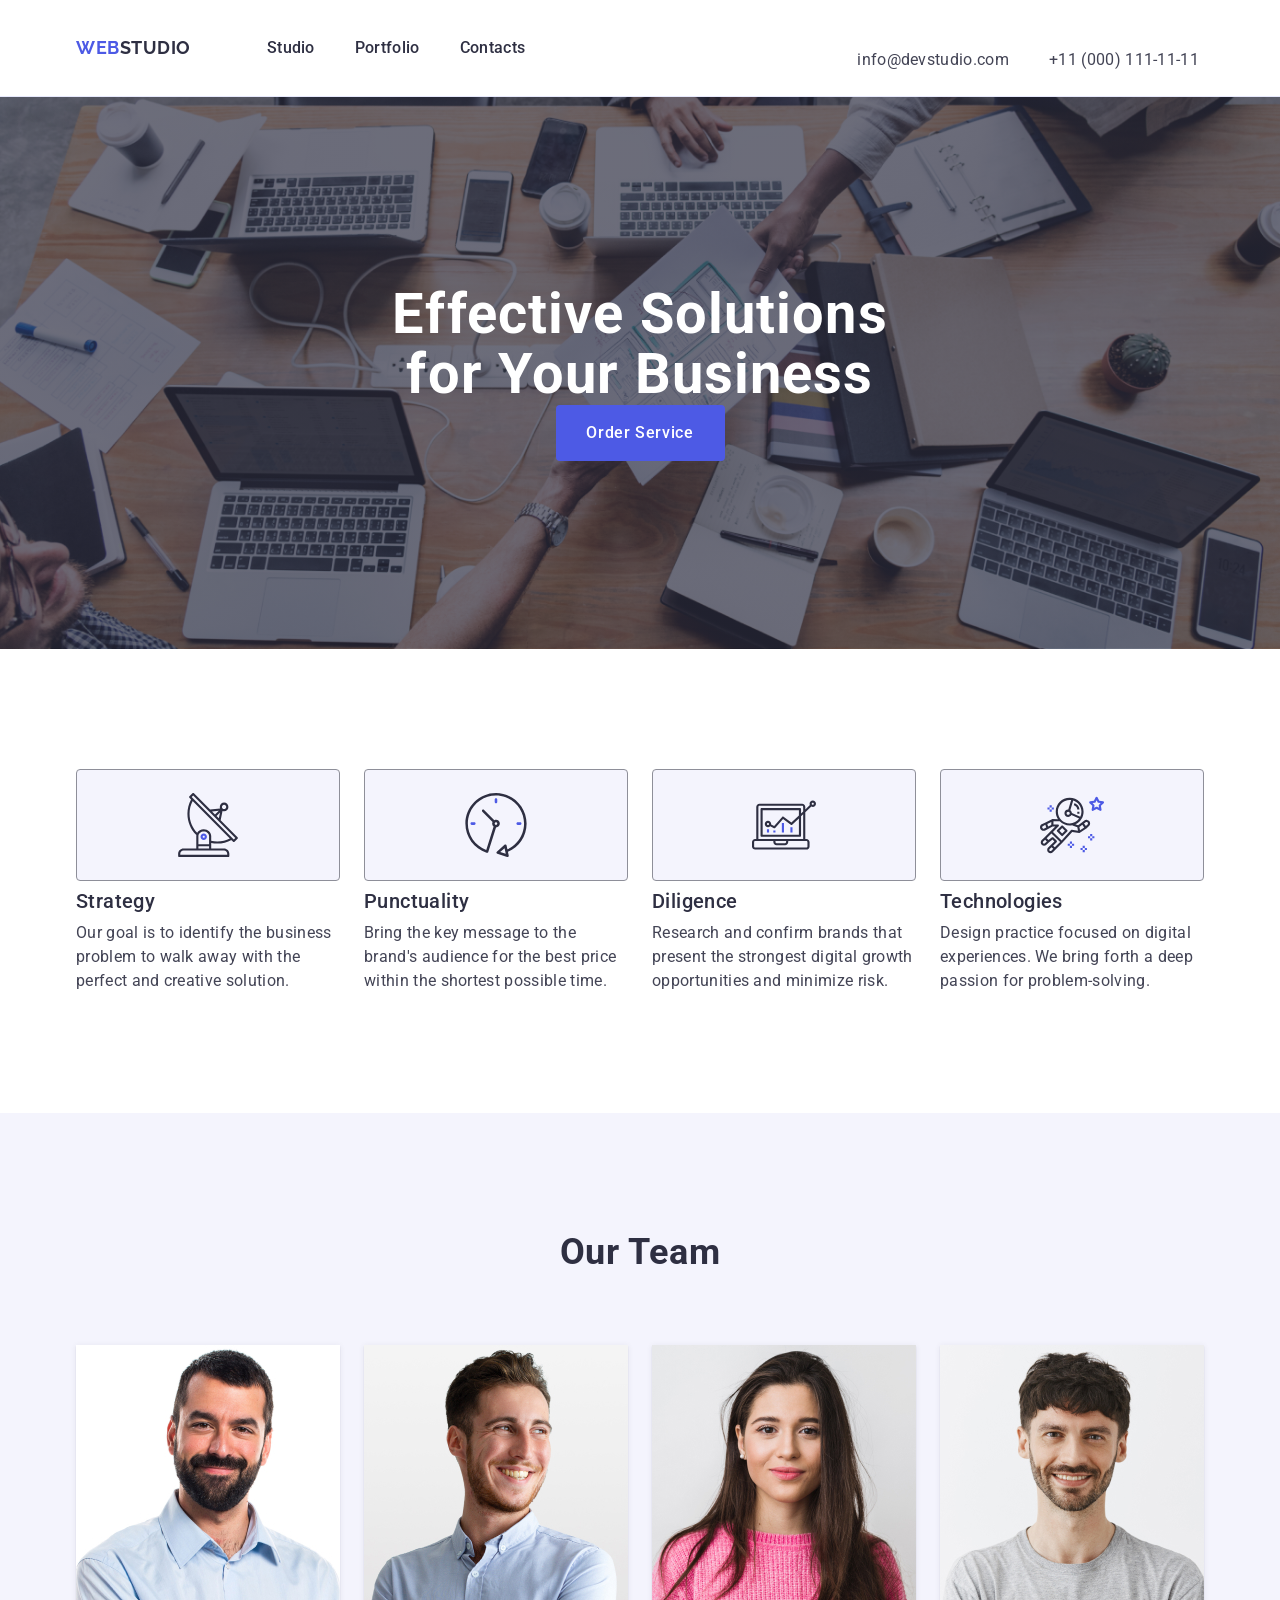
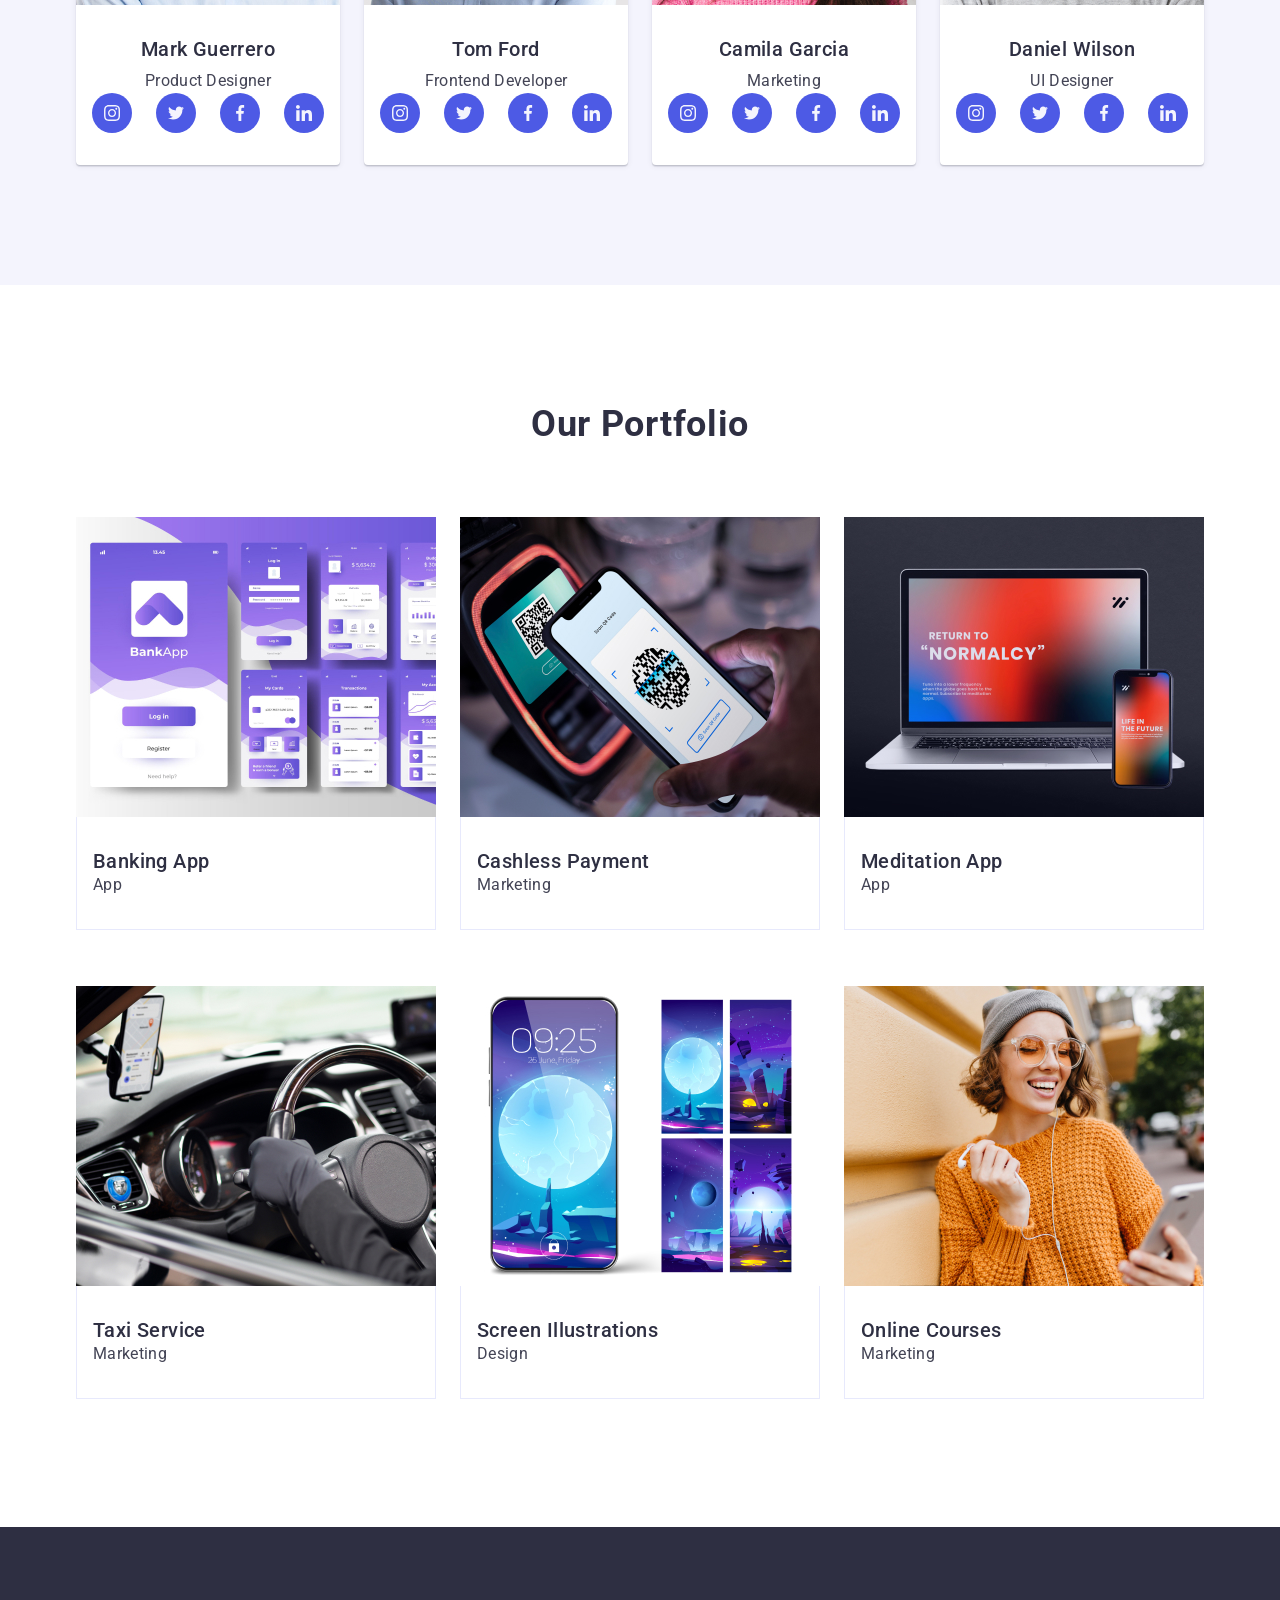
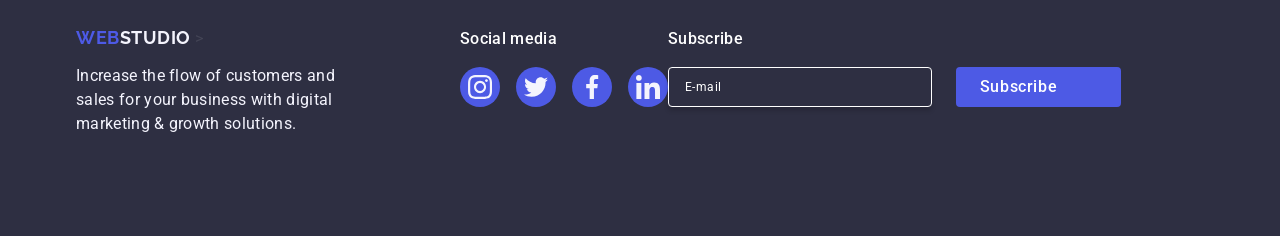
<file: index.html>
<!DOCTYPE html>
<html lang="en">
  <head>
    <meta charset="UTF-8" />
    <link
      rel="stylesheet"
      href="https://cdnjs.cloudflare.com/ajax/libs/modern-normalize/2.0.0/modern-normalize.min.css"
      integrity="sha512-4xo8blKMVCiXpTaLzQSLSw3KFOVPWhm/TRtuPVc4WG6kUgjH6J03IBuG7JZPkcWMxJ5huwaBpOpnwYElP/m6wg=="
      crossorigin="anonymous"
      referrerpolicy="no-referrer"
    />
    <link rel="preconnect" href="https://fonts.googleapis.com" />
    <link rel="preconnect" href="https://fonts.gstatic.com" crossorigin />
    <link
      href="https://fonts.googleapis.com/css2?family=Raleway:ital,wght@0,100..900;1,100..900&display=swap"
      rel="stylesheet"
    />
    <meta name="viewport" content="width=device-width, initial-scale=1.0" />
    <link rel="preconnect" href="https://fonts.googleapis.com" />
    <link rel="preconnect" href="https://fonts.gstatic.com" crossorigin />
    <link
      href="https://fonts.googleapis.com/css2?family=Raleway:ital,wght@0,100..900;1,100..900&family=Roboto:ital,wght@0,100;0,300;0,400;0,500;0,700;0,900;1,100;1,300;1,400;1,500;1,700;1,900&display=swap"
      rel="stylesheet"
    />
    <link rel="stylesheet" href="./css/styles.css" />

    <title>Gheorghe Anca Web Studio</title>
  </head>
  <body>
    <header class="header-section">
      <div class="header-container container">
        <nav class="nav-section">
          <a class="logo" href="./index.html"
            >Web<span class="studio-logo">Studio</span></a
          >
          <ul class="link-menu">
            <li class="link-element">
              <a class="nav-links" href="./index.html">Studio</a>
            </li>
            <li class="link-element">
              <a class="nav-links" href="">Portfolio</a>
            </li>
            <li class="link-element">
              <a class="nav-links" href="">Contacts</a>
            </li>
          </ul>
        </nav>
        <address class="adress-section">
          <ul class="adress-list">
            <li class="adress-element">
              <a class="adress-links" href="mailto:info@devstudio.com"
                >info@devstudio.com</a
              >
            </li>
            <li class="adress-element">
              <a class="adress-links" href="tel:+110001111111"
                >+11 (000) 111-11-11</a
              >
            </li>
          </ul>
        </address>
      </div>
    </header>
    <main>
      <section class="first-section">
        <div class="container">
          <h1 class="page-title">Effective Solutions for Your Business</h1>
          <button class="order-service btn-modal" type="button">
            Order Service
          </button>
        </div>
      </section>
      <section class="second-section">
        <div class="container">
          <h2 hidden class="our-company-hidden-title">Our company</h2>
          <ul class="quality-list">
            <li class="feature-element">
              <div class="icon-container">
                <svg width="64" height="64">
                  <use href="./images/icons.svg#icon-antenna"></use>
                </svg>
              </div>
              <h3 class="feature-title">Strategy</h3>
              <p class="feature-paragraph">
                Our goal is to identify the business problem to walk away with
                the perfect and creative solution.
              </p>
            </li>
            <li class="feature-element">
              <div class="icon-container">
                <svg width="64" height="64">
                  <use href="./images/icons.svg#icon-clock"></use>
                </svg>
              </div>
              <h3 class="feature-title">Punctuality</h3>
              <p class="feature-paragraph">
                Bring the key message to the brand's audience for the best price
                within the shortest possible time.
              </p>
            </li>
            <li class="feature-element">
              <div class="icon-container">
                <svg width="64" height="64">
                  <use href="./images/icons.svg#icon-diagram"></use>
                </svg>
              </div>
              <h3 class="feature-title">Diligence</h3>
              <p class="feature-paragraph">
                Research and confirm brands that present the strongest digital
                growth opportunities and minimize risk.
              </p>
            </li>
            <li class="feature-element">
              <div class="icon-container">
                <svg width="64" height="64">
                  <use href="./images/icons.svg#icon-astronaut"></use>
                </svg>
              </div>
              <h3 class="feature-title">Technologies</h3>
              <p class="feature-paragraph">
                Design practice focused on digital experiences. We bring forth a
                deep passion for problem-solving.
              </p>
            </li>
          </ul>
        </div>
      </section>
      <section class="third-section">
        <div class="container">
          <h2 class="our-team">Our Team</h2>
          <ul class="employee-list">
            <li class="employee-background">
              <img src="./images/team1.jpg" width="264" alt="card1pic" />
              <div class="image-description">
                <h3 class="employee-name">Mark Guerrero</h3>
                <p class="employee-occupation">Product Designer</p>

                <ul class="social-media">
                  <li class="social-elements">
                    <a class="social-links" href="">
                      <svg class="icon-fill" width="16" height="16">
                        <use href="./images/icons.svg#icon-instagram"></use>
                      </svg>
                    </a>
                  </li>
                  <li class="social-elements">
                    <a class="social-links" href="">
                      <svg class="icon-fill" width="16" height="16">
                        <use href="./images/icons.svg#icon-twitter"></use>
                      </svg>
                    </a>
                  </li>
                  <li class="social-elements">
                    <a class="social-links" href="">
                      <svg class="icon-fill" width="16" height="16">
                        <use href="./images/icons.svg#icon-facebook"></use>
                      </svg>
                    </a>
                  </li>
                  <li class="social-elements">
                    <a class="social-links" href="">
                      <svg class="icon-fill" width="16" height="16">
                        <use href="./images/icons.svg#icon-linkedin"></use>
                      </svg>
                    </a>
                  </li>
                </ul>
              </div>
            </li>
            <li class="employee-background">
              <img src="./images/team2.jpg" width="264" alt="card2pic" />
              <div class="image-description">
                <h3 class="employee-name">Tom Ford</h3>
                <p class="employee-occupation">Frontend Developer</p>

                <ul class="social-media">
                  <li class="social-elements">
                    <a class="social-links" href="">
                      <svg class="icon-fill" width="16" height="16">
                        <use href="./images/icons.svg#icon-instagram"></use>
                      </svg>
                    </a>
                  </li>
                  <li class="social-elements">
                    <a class="social-links" href="">
                      <svg class="icon-fill" width="16" height="16">
                        <use href="./images/icons.svg#icon-twitter"></use>
                      </svg>
                    </a>
                  </li>
                  <li class="social-elements">
                    <a class="social-links" href="">
                      <svg class="icon-fill" width="16" height="16">
                        <use href="./images/icons.svg#icon-facebook"></use>
                      </svg>
                    </a>
                  </li>
                  <li class="social-elements">
                    <a class="social-links" href="">
                      <svg class="icon-fill" width="16" height="16">
                        <use href="./images/icons.svg#icon-linkedin"></use>
                      </svg>
                    </a>
                  </li>
                </ul>
              </div>
            </li>

            <li class="employee-background">
              <img src="./images/team3.jpg" width="264" alt="card3pic" />

              <div class="image-description">
                <h3 class="employee-name">Camila Garcia</h3>
                <p class="employee-occupation">Marketing</p>

                <ul class="social-media">
                  <li class="social-elements">
                    <a class="social-links" href="">
                      <svg class="icon-fill" width="16" height="16">
                        <use href="./images/icons.svg#icon-instagram"></use>
                      </svg>
                    </a>
                  </li>
                  <li class="social-elements">
                    <a class="social-links" href="">
                      <svg class="icon-fill" width="16" height="16">
                        <use href="./images/icons.svg#icon-twitter"></use>
                      </svg>
                    </a>
                  </li>
                  <li class="social-elements">
                    <a class="social-links" href="">
                      <svg class="icon-fill" width="16" height="16">
                        <use href="./images/icons.svg#icon-facebook"></use>
                      </svg>
                    </a>
                  </li>
                  <li class="social-elements">
                    <a class="social-links" href="">
                      <svg class="icon-fill" width="16" height="16">
                        <use href="./images/icons.svg#icon-linkedin"></use>
                      </svg>
                    </a>
                  </li>
                </ul>
              </div>
            </li>
            <li class="employee-background">
              <img src="./images/team4.jpg" width="264" alt="card4pic" />

              <div class="image-description">
                <h3 class="employee-name">Daniel Wilson</h3>
                <p class="employee-occupation">UI Designer</p>

                <ul class="social-media">
                  <li class="social-elements">
                    <a class="social-links" href="">
                      <svg class="icon-fill" width="16" height="16">
                        <use href="./images/icons.svg#icon-instagram"></use>
                      </svg>
                    </a>
                  </li>
                  <li class="social-elements">
                    <a class="social-links" href="">
                      <svg class="icon-fill" width="16" height="16">
                        <use href="./images/icons.svg#icon-twitter"></use>
                      </svg>
                    </a>
                  </li>
                  <li class="social-elements">
                    <a class="social-links" href="">
                      <svg class="icon-fill" width="16" height="16">
                        <use href="./images/icons.svg#icon-facebook"></use>
                      </svg>
                    </a>
                  </li>
                  <li class="social-elements">
                    <a class="social-links" href="">
                      <svg class="icon-fill" width="16" height="16">
                        <use href="./images/icons.svg#icon-linkedin"></use>
                      </svg>
                    </a>
                  </li>
                </ul>
              </div>
            </li>
          </ul>
        </div>
      </section>
      <section class="fourth-section">
        <div class="container">
          <h2 class="portfolio-title">Our Portfolio</h2>
          <ul class="card-list">
            <li class="card-list-element">
              <div class="image-container">
                <img src="./images/card1.jpg" alt="card5pic" width="360" />
                <p class="image-paragraph">
                  14 Stylish and User-Friendly App Design Concepts · Task
                  Manager App · Calorie Tracker App · Exotic Fruit Ecommerce App
                  · Cloud Storage App
                </p>
              </div>
              <div class="element-container">
                <h3 class="card-title">Banking App</h3>
                <p class="card-paragraph">App</p>
              </div>
            </li>
            <li class="card-list-element">
              <div class="image-container">
                <img src="./images/card2.jpg" alt="card6pic" width="360" />
                <p class="image-paragraph">
                  14 Stylish and User-Friendly App Design Concepts · Task
                  Manager App · Calorie Tracker App · Exotic Fruit Ecommerce App
                  · Cloud Storage App
                </p>
              </div>
              <div class="element-container">
                <h3 class="card-title">Cashless Payment</h3>
                <p class="card-paragraph">Marketing</p>
              </div>
            </li>
            <li class="card-list-element">
              <div class="image-container">
                <img src="./images/card3.jpg" alt="card7pic" width="360" />
                <p class="image-paragraph">
                  14 Stylish and User-Friendly App Design Concepts · Task
                  Manager App · Calorie Tracker App · Exotic Fruit Ecommerce App
                  · Cloud Storage App
                </p>
              </div>
              <div class="element-container">
                <h3 class="card-title">Meditation App</h3>
                <p class="card-paragraph">App</p>
              </div>
            </li>
            <li class="card-list-element">
              <div class="image-container">
                <img src="./images/card4.jpg" alt="card8pic" width="360" />
                <p class="image-paragraph">
                  14 Stylish and User-Friendly App Design Concepts · Task
                  Manager App · Calorie Tracker App · Exotic Fruit Ecommerce App
                  · Cloud Storage App
                </p>
              </div>
              <div class="element-container">
                <h3 class="card-title">Taxi Service</h3>
                <p class="card-paragraph">Marketing</p>
              </div>
            </li>
            <li class="card-list-element">
              <div class="image-container">
                <img src="./images/card5.jpg" alt="card9pic" width="360" />
                <p class="image-paragraph">
                  14 Stylish and User-Friendly App Design Concepts · Task
                  Manager App · Calorie Tracker App · Exotic Fruit Ecommerce App
                  · Cloud Storage App
                </p>
              </div>
              <div class="element-container">
                <h3 class="card-title">Screen Illustrations</h3>
                <p class="card-paragraph">Design</p>
              </div>
            </li>
            <li class="card-list-element">
              <div class="image-container">
                <img src="./images/card6.jpg" alt="card10pic" width="360" />
                <p class="image-paragraph">
                  14 Stylish and User-Friendly App Design Concepts · Task
                  Manager App · Calorie Tracker App · Exotic Fruit Ecommerce App
                  · Cloud Storage App
                </p>
              </div>

              <div class="element-container">
                <h3 class="card-title">Online Courses</h3>
                <p class="card-paragraph">Marketing</p>
              </div>
            </li>
          </ul>
        </div>
      </section>
    </main>
    <footer class="footer-section">
      <div class="footer-container container">
        <div class="logo-container">
          <a class="footer-logo" href="./index.html"
            >Web<span class="studio-span">Studio</span></a
          >
          >
          <p class="footer-paragraph">
            Increase the flow of customers and sales for your business with
            digital marketing & growth solutions.
          </p>
        </div>
        <div>
          <p class="footer-socials-text">Social media</p>
          <ul class="socials-list">
            <li class="socials-element">
              <a class="socials-links" href="">
                <svg class="footer-icon" width="24" height="24">
                  <use href="./images/icons.svg#icon-instagram"></use>
                </svg>
              </a>
            </li>
            <li class="socials-element">
              <a class="socials-links" href="">
                <svg class="footer-icon" width="24" height="24">
                  <use href="./images/icons.svg#icon-twitter"></use>
                </svg>
              </a>
            </li>
            <li class="socials-element">
              <a class="socials-links" href="">
                <svg class="footer-icon" width="24" height="24">
                  <use href="./images/icons.svg#icon-facebook"></use>
                </svg>
              </a>
            </li>
            <li class="socials-element">
              <a class="socials-links" href="">
                <svg class="footer-icon" width="24" height="24">
                  <use href="./images/icons.svg#icon-linkedin"></use>
                </svg>
              </a>
            </li>
          </ul>
        </div>

        <!-- <========== Form Container ==========> -->
        <div class="form-container">
          <p class="subscribe-paragraph">Subscribe</p>
          <form class="subscribe-form" action="./index.html">
            <label class="subscribe-label" for="email-adress">
              <input
                class="subscribe-input"
                type="email"
                name="mail"
                placeholder="E-mail"
                id="email-adress"
              />
            </label>
            <button class="subscribe-btn" type="submit">
              Subscribe
              <svg class="send-icon-svg" width="24" height="24">
                <use href="./images/icons.svg#icon-send"></use>
              </svg>
            </button>
          </form>
        </div>
        <!-- <========== Form Container ==========> -->
      </div>
    </footer>

    <!-- <========== Modal Container ==========> -->
    <div class="modal-backdrop">
      <div class="modal-window">
        <button type="button" class="btn-close-modal">
          <svg class="btn-close-svg" width="8" height="8">
            <use href="./images/icons.svg#icon-X-icon"></use>
          </svg>
        </button>
        <p class="modal-window-paragraph">
          Leave your contacts and we will call you back
        </p>
        <!-- <========== Modal Form ==========> -->
        <form action="./index.html">
          <div class="modal-form-container">
            <label class="form-label" for="user-name">Name </label>
            <div class="label-icon">
              <input
                class="name-input"
                type="text"
                id="user-name"
                name="user-name"
              />
              <svg class="person-icon" width="18" height="24">
                <use href="./images/icons.svg#icon-person"></use>
              </svg>
            </div>
          </div>

          <div class="modal-form-container">
            <label class="form-label" for="phone-number">Phone </label>
            <div class="label-icon">
              <input
                class="name-input"
                type="text"
                id="phone-number"
                name="user-name"
              />
              <svg class="person-icon" width="18" height="24">
                <use href="./images/icons.svg#icon-phone"></use>
              </svg>
            </div>
          </div>

          <div class="modal-form-container">
            <label class="form-label" for="email">Email</label>
            <div class="label-icon">
              <input
                name="user-name"
                id="email"
                class="name-input"
                type="text"
              />
              <svg class="person-icon" width="18" height="24">
                <use href="./images/icons.svg#icon-email"></use>
              </svg>
            </div>
          </div>

          <div class="text-container">
            <label class="form-label" for="user-comment">Comment </label>
            <textarea
              class="text-field"
              placeholder="Text input"
              name="user-comment"
              id="user-comment"
            ></textarea>
          </div>

          <div class="terms-container">
            <input
              class="terms-checkbox visually-hidden"
              id="user-privacy"
              type="checkbox"
              value="true"
              name="user-privacy"
            />

            <label class="terms-label" for="user-privacy"
              >I accept the terms and conditions of the
              <span class="terms-span">
                <svg class="checkbox-svg" width="10" height="8">
                  <use href="./images/icons.svg#icon-Checkbox"></use>
                </svg>
              </span>
              <a class="policy-link" href="">Privacy Policy</a>
            </label>
          </div>

          <button type="button" class="send-button">Send</button>
        </form>
        <!-- <========== Modal Form ==========> -->
      </div>
    </div>
    <script src="./index.js"></script>

    <!-- <========== Modal Container ==========> -->
  </body>
</html>
</file>
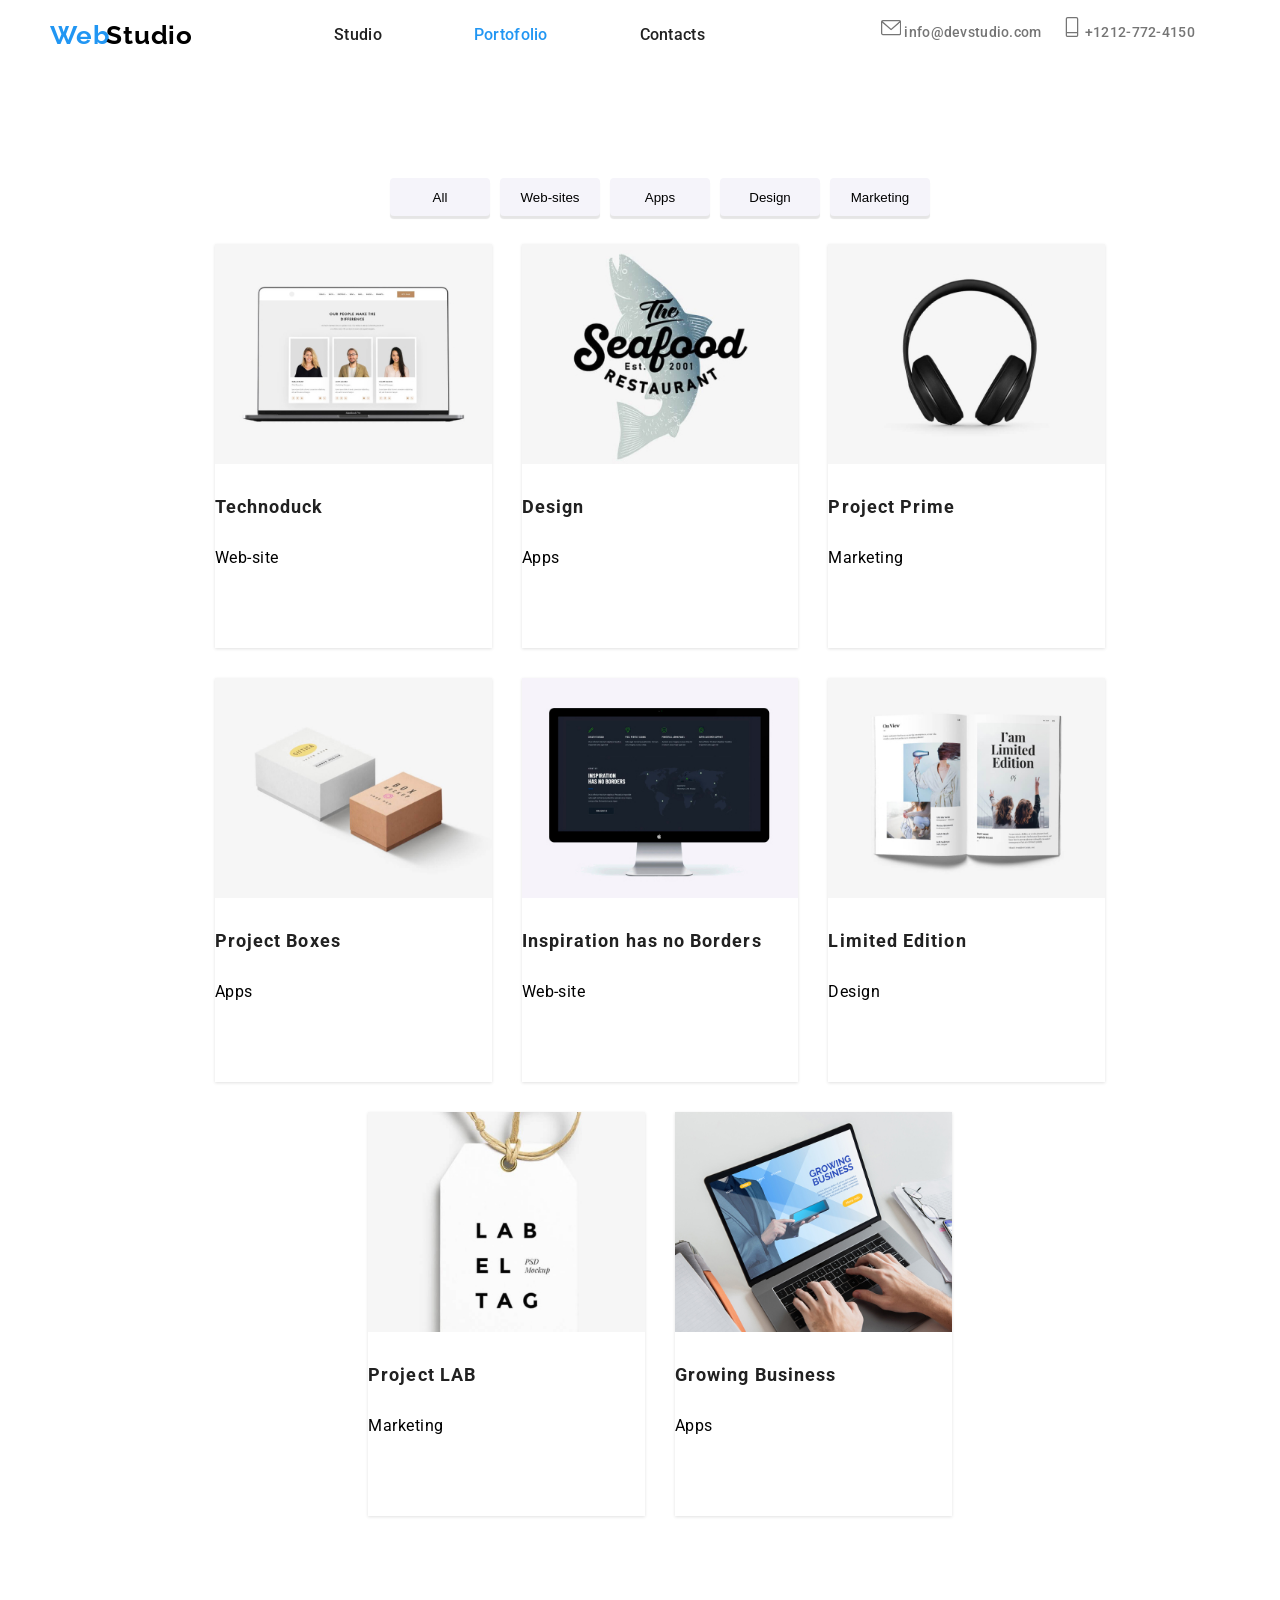
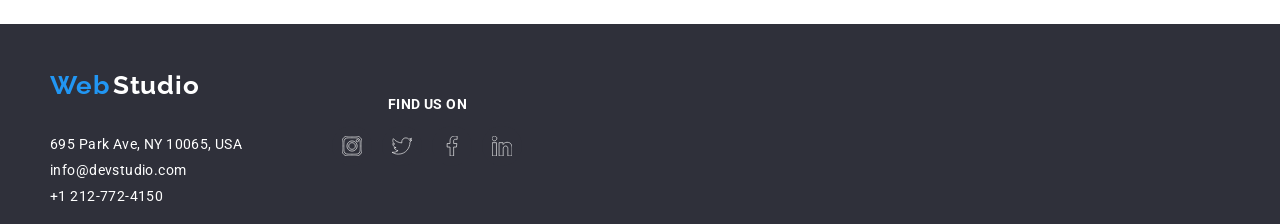
<file: portofolio.html>
<!DOCTYPE html>
<html lang="en">
  <head>
    <meta charset="UTF-8" />
    <meta name="viewport" content="width=device-width, initial-scale=1.0" />
    <title>Portofolio</title>
    <link rel="stylesheet" href="./CSS/style.css" />
    <link rel="preconnect" href="https://fonts.googleapis.com" />
    <link rel="preconnect" href="https://fonts.gstatic.com" crossorigin />
    <link
      href="https://fonts.googleapis.com/css2?family=Roboto:wght@400;500;700;900&display=swap"
      rel="stylesheet"
    />
    <link rel="preconnect" href="https://fonts.googleapis.com" />
    <link rel="preconnect" href="https://fonts.gstatic.com" crossorigin />
    <link
      href="https://fonts.googleapis.com/css2?family=Raleway:wght@700&family=Roboto:wght@400;500;700;900&display=swap"
      rel="stylesheet"
    />
    <link rel="preconnect" href="https://fonts.googleapis.com" />
    <link rel="preconnect" href="https://fonts.gstatic.com" crossorigin />
  </head>
  <!-- Top-line-section -->
  <body>
    <header class="page-header">
      <div class="container-1">
        <h3 class="logo">
          <span class="first-child"> Web </span>
          <span class="last-child">Studio </span>
        </h3>
        <ul class="nav-link">
          <li>
            <a class="navigation-link" href="index.html">Studio</a>
          </li>
          <li>
            <a class="navigation-link current" href="portofolio.html"
              >Portofolio</a
            >
          </li>
          <li>
            <a class="navigation-link" href="#">Contacts</a>
          </li>
        </ul>
        <ul class="contact">
          <li>
            <a class="contact-link" href="#"
              ><svg class="icon-1">
                <use href="./images/symbol-defs.svg#icon-envelope " />
              </svg>
              info@devstudio.com</a
            >
          </li>
          <li>
            <a class="contact-link" href="+1212-772-4150"
              ><svg class="icon-1">
                <use href="./images/symbol-defs.svg#icon-Vectorsmartphone " />
              </svg>
              +1212-772-4150</a
            >
          </li>
        </ul>
      </div>
    </header>

    <main>
      <!-- Filters-section -->
      <section class="frame section">
        <ul class="button-list">
          <li>
            <button type="button" class="button-service-p">All</button>
          </li>
          <li>
            <button type="button" class="button-service-p">Web-sites</button>
          </li>
          <li><button type="button" class="button-service-p">Apps</button></li>
          <li>
            <button type="button" class="button-service-p">Design</button>
          </li>
          <li>
            <button type="button" class="button-service-p">Marketing</button>
          </li>
        </ul>
        <div class="container">
          <ul class="card-set">
            <li class="item-p">
              <div class="img-box">
                <img
                  src="./images/imgport.g1.jpg"
                  alt="Web-site "
                  width="100%"
                  height="220"
                />
                <div class="overlay">
                  <p>
                    Technoduck is a state-of-the-art coronavirus distribution
                    platform. Companies use this platform for digital espionage
                    and attacks on competitors' secure servers.
                  </p>
                </div>
              </div>
              <h3 class="description">Technoduck</h3>
              <p class="text-p">Web-site</p>
            </li>
            <li class="item-p">
              <img
                src="./images/imgport.g3.jpg"
                alt="restaurant logo"
                width="100%"
                height="220"
              />
              <h3 class="description">Design</h3>
              <p class="text-p">Apps</p>
            </li>
            <li class="item-p">
              <img
                src="./images/imgport.g4.jpg"
                alt="headphones"
                width="100%"
                height="220"
              />
              <h3 class="description">Project Prime</h3>
              <p class="text-p">Marketing</p>
            </li>
            <li class="item-p">
              <img
                src="./images/imgport.g5.jpg"
                alt="boxes"
                width="100%"
                height="220"
              />
              <h3 class="description">Project Boxes</h3>
              <p class="text-p">Apps</p>
            </li>
            <li class="item-p">
              <img
                src="./images/imgport.g6.jpg"
                alt="desktop monitor"
                width="100%"
                height="220"
              />
              <h3 class="description">Inspiration has no Borders</h3>
              <p class="text-p">Web-site</p>
            </li>
            <li class="item-p">
              <img
                src="./images/imgport.g7.jpg"
                alt="open magazine"
                width="100%"
                height="220"
              />
              <h3 class="description">Limited Edition</h3>
              <p class="text-p">Design</p>
            </li>
            <li class="item-p">
              <img
                src="./images/imgport.g8.jpg"
                alt="label"
                width="100%"
                height="220"
              />
              <h3 class="description">Project LAB</h3>
              <p class="text-p">Marketing</p>
            </li>
            <li class="item-p">
              <img
                src="./images/imgport.g9.jpg"
                alt="market research"
                width="100%"
                height="220"
              />
              <h3 class="description">Growing Business</h3>
              <p class="text-p">Apps</p>
            </li>
          </ul>
        </div>
      </section>
    </main>

    <!-- Footer section -->

    <!-- Footer section -->
    <div class="container">
      <footer class="footer">
        <div class="footer-section">
          <h3 class="logo-footer">
            <span class="web" style="color: rgba(33, 150, 243, 1)">Web</span>
            <span class="studio" style="color: rgba(255, 255, 255, 1)"
              >Studio</span
            >
          </h3>
          <address class="info">695 Park Ave, NY 10065, USA</address>
          <a class="info" href="info@devstudio.com">info@devstudio.com</a>
          <a class="info" href="+1212-772-4150">+1 212-772-4150</a>
        </div>

        <div class="find-us">
          <h3 class="subtitle-4">Find us on</h3>
          <div class="last-social">
            <div class="last-icon">
              <svg>
                <use xlink:href="images/symbol-defs.svg#icon-instagram-2-1" />
              </svg>
            </div>
            <div class="last-icon">
              <svg>
                <use xlink:href="images/symbol-defs.svg#icon-twitter-1-1" />
              </svg>
            </div>
            <div class="last-icon">
              <svg>
                <use xlink:href="images/symbol-defs.svg#icon-facebook-1-1" />
              </svg>
            </div>
            <div class="last-icon">
              <svg>
                <use xlink:href="images/symbol-defs.svg#icon-linkedin-1-1" />
              </svg>
            </div>
          </div>
        </div>
      </footer>
    </div>
  </body>
</html>
</file>
<file: css/styles.css>
/* ==========Style reset========== */

ul {
    padding-inline-start: 0;
    margin-block-start: 0;
    margin-block-end: 0;
    /* margin: 0;
  padding: 0; */
    list-style-type: none;
}

h1,
h2,
h3,
p {
    margin-block-start: 0;
    margin-block-end: 0;
    /* margin: 0; */
}

a {
    text-decoration: none;
    font-style: normal;
}

/* ==========End style reset========== */

img {
    display: block;
}

body {
    font-family: "Roboto", sans-serif;
    color: #434455;
    background-color: #ffffff;
}

.container {
    width: 1158px;
    margin: 0 auto;
    padding: 0 15px;
}

.visually-hidden {
    position: absolute;
    width: 1px;
    height: 1px;
    margin: -1px;
    border: 0;
    padding: 0;

    white-space: nowrap;
    clip-path: inset(100%);
    clip: rect(0 0 0 0);
    overflow: hidden;
}

/* ==========Header========== */

.header-section {
    border-bottom: 1px solid #e7e9fc;
    box-shadow: 0px 2px 1px rgba(46, 47, 66, 0.08),
        0px 1px 1px rgba(46, 47, 66, 0.16), 0px 1px 6px rgba(46, 47, 66, 0.08);
}

.header-container {
    display: flex;
}

.nav-section {
    display: flex;
    align-items: center;
}

.logo {
    font-family: "Raleway", sans-serif;
    font-weight: 700;
    font-size: 18px;
    line-height: 1.17;
    letter-spacing: 0.03em;
    text-transform: uppercase;
    color: #4d5ae5;
    margin-right: 76px;
}

.studio-logo {
    color: #2e2f42;
}

.link-menu {
    display: flex;
    gap: 40px;
}

.nav-links {
    font-weight: 500;
    font-size: 16px;
    line-height: 1.5;
    letter-spacing: 0.02em;
    position: relative;
    color: #2e2f42;
    display: flex;
    padding: 24px 0;
    transition: color 250ms cubic-bezier(0.4, 0, 0.2, 1);
}

.nav-links:hover,
.nav-links:focus {
    color: #404bbf;
}

.link-element .nav-links:hover::after {
    content: "";
    width: 100%;
    position: absolute;
    left: 0;
    bottom: -1px;
    height: 4px;
    background-color: #404bbf;
    border-radius: 2px;
}

.adress-section {
    font-style: normal;
    display: block;
}

.adress-list {
    display: flex;
    gap: 40px;
    justify-content: space-around;
    padding-top: 24px;
    margin-left: 332px;
}

.adress-element {
    padding: 24px 0;
}

.adress-links {
    font-size: 16px;
    line-height: 1.5;
    letter-spacing: 0.02em;
    color: #434455;
    transition: color 250ms cubic-bezier(0.4, 0, 0.2, 1);
}

.adress-links:hover,
.adress-links:focus {
    color: #404bbf;
}

/* ==========Header========== */

.first-section {
    background-color: #2e2f42;
    background: linear-gradient(to bottom,
            rgba(46, 47, 66, 0.7),
            rgba(46, 47, 66, 0.7)),
        url(../images/1st-section-background.jpg);
    background-repeat: no-repeat;
    background-position: center;
    background-size: cover;
    box-shadow: inset blur 50% grey;
    text-align: center;
    max-width: 1440px;
    padding: 188px 0;
    margin: auto;
}

.page-title {
    font-size: 56px;
    line-height: 1.07;
    text-align: center;
    letter-spacing: 0.02em;
    color: #ffffff;
    max-width: 496px;
    margin: 0px 316;
    margin: auto;
    display: block;
    justify-content: center;
}

.order-service {
    background-color: #4d5ae5;
    font-family: "Roboto", sans-serif;
    font-weight: 500;
    font-size: 16px;
    line-height: 1.5;
    letter-spacing: 0.04em;
    color: #ffffff;
    cursor: pointer;
    display: block;
    min-width: 169px;
    height: 56px;
    border: none;
    border-radius: 4px;
    margin: auto;
    border: none;
    padding: 16px, 32px, 16px, 32px;
    transition: background-color 250ms cubic-bezier(0.4, 0, 0.2, 1);
}

.order-service:hover,
.order-service:focus {
    background-color: #404bbf;
}

.second-section {
    padding: 120px 0;
}

.icon-container {
    display: flex;
    align-items: center;
    justify-content: center;
    height: 112px;
    background-color: #f4f4fd;
    border-radius: 4px;
    border: 1px solid #8e8f99;
    margin-bottom: 8px;
}

.our-company-hidden-title {
    position: absolute;
    width: 1px;
    height: 1px;
    margin: -1px;
    border: 0;
    padding: 0;
    white-space: nowrap;
    clip-path: inset(100%);
    clip: rect(0 0 0 0);
    overflow: hidden;
}

.quality-list {
    display: flex;
    gap: 24px;
}

.feature-element {
    width: calc((100% - 72px) / 4);
}

.feature-title {
    font-weight: 500;
    font-size: 20px;
    line-height: 1.2;
    letter-spacing: 0.02em;
    color: #2e2f42;
    margin-bottom: 8px;
}

.feature-paragraph {
    font-size: 16px;
    line-height: 1.5;
    letter-spacing: 0.02em;
    color: #434455;
}

.third-section {
    background-color: #f4f4fd;
    padding: 120px 0;
}

.our-team {
    font-size: 36px;
    line-height: 1.11;
    text-align: center;
    letter-spacing: 0.02em;
    text-transform: capitalize;
    color: #2e2f42;
    margin-bottom: 72px;
}

.employee-list {
    display: flex;
    gap: 24px;
}

.social-media {
    display: flex;
    justify-content: center;
    gap: 24px;
}

.social-links {
    width: 100%;
    height: 100%;
    background-color: #4d5ae5;
    border-radius: 50%;
    display: flex;
    align-items: center;
    justify-content: center;
}

.social-links:hover,
.social-links:focus {
    background-color: #404bbf;
}

.icon-fill {
    fill: #f4f4fd;
}

.social-elements {
    width: 40px;
    height: 40px;
}

.employee-background {
    background-color: #ffffff;
    width: calc((100% - 72px) / 4);
    border-radius: 0px 0px 4px 4px;
    box-shadow: 0px 1px 6px rgba(46, 47, 66, 0.08),
        0px 1px 1px rgba(46, 47, 66, 0.16), 0px 2px 1px rgba(46, 47, 66, 0.08);
}

.image-description {
    padding: 32px 0;
}

.employee-name {
    font-weight: 500;
    font-size: 20px;
    line-height: 1.2;
    letter-spacing: 0.02em;
    color: #2e2f42;
    text-align: center;
    margin-bottom: 8px;
}

.employee-occupation {
    font-size: 16px;
    line-height: 1.5;
    letter-spacing: 0.02em;
    color: #434455;
    text-align: center;
}

.fourth-section {
    padding-top: 120px;
    padding-bottom: 120px;
}

.portfolio-title {
    font-size: 36px;
    line-height: 1.11;
    text-align: center;
    letter-spacing: 0.02em;
    text-transform: capitalize;
    color: #2e2f42;
    margin-bottom: 72px;
}

.card-list {
    display: flex;
    flex-wrap: wrap;
    column-gap: 24px;
    row-gap: 48px;
}

.card-list-element {
    width: calc((100% - 48px) / 3);
    transition: 250ms cubic-bezier(0.4, 0, 0.2, 1);
    background-color: 250ms cubic-bezier(0.4, 0, 0.2, 1);
}

.card-list-element:hover {
    box-shadow: 0px 1px 6px rgba(46, 47, 66, 0.08),
        0px 1px 1px rgba(46, 47, 66, 0.16), 0px 2px 1px rgba(46, 47, 66, 0.08);
    transform: translateY(0%);
}

.image-container {
    position: relative;
    overflow: hidden;
}

.image-paragraph {
    position: absolute;
    top: 0;
    font-size: 16px;
    line-height: 1.5;
    letter-spacing: 0.02em;
    color: #f4f4fd;
    padding: 40px 32px;
    background-color: #4d5ae5;
    height: 100%;
    width: 100%;
    transform: translateY(100%);
    transition: transform 250ms cubic-bezier(0.4, 0, 0.2, 1);
}

.image-paragraph:hover {
    transform: translateY(0%);
}

.element-container {
    padding: 32px 16px;
    border: 1px solid #e7e9fc;
    border-top: none;
    margin-bottom: 8px;
}

.card-title {
    font-weight: 500;
    font-size: 20px;
    line-height: 1.2;
    letter-spacing: 0.02em;
    color: #2e2f42;
}

.card-paragraph {
    font-size: 16px;
    line-height: 1.5;
    letter-spacing: 0.02em;
    color: #434455;
}

.footer-section {
    background-color: #2e2f42;
    padding: 100px 0;
}

.footer-container {
    display: flex;
    align-items: baseline;
}

.logo-container {
    margin-right: 120px;
}

.footer-logo {
    font-family: "Raleway", sans-serif;
    font-weight: 700;
    font-size: 18px;
    line-height: 1.17;
    letter-spacing: 0.03em;
    text-transform: uppercase;
    color: #4d5ae5;
    display: inline-block;
    margin-bottom: 16px;
}

.studio-span {
    color: #f4f4fd;
}

.footer-paragraph {
    line-height: 1.5;
    color: #f4f4fd;
    letter-spacing: 0.02em;
    max-width: 264px;
}

.footer-socials-text {
    font-weight: 500;
    font-size: 16px;
    line-height: 1.5;
    letter-spacing: 0.02em;
    color: #ffffff;
    margin-bottom: 16px;
}

.socials-list {
    display: flex;
    gap: 16px;
}

.socials-element {
    width: 40px;
    height: 40px;
}

.socials-links {
    width: 100%;
    height: 100%;
    background-color: #4d5ae5;
    border-radius: 50%;
    display: flex;
    align-items: center;
    justify-content: center;
    transition: 250ms cubic-bezier(0.4, 0, 0.2, 1);
}

.socials-links:hover,
.socials-links:focus {
    background-color: #31d0aa;
}

.footer-icon {
    fill: #f4f4fd;
}

/* <========== Modal ==========> */

.modal-backdrop {
    position: fixed;
    width: 100%;
    height: 100%;
    top: 0;
    left: 0;
    z-index: 999;
    background-color: rgba(46, 47, 66, 0.4);
    visibility: hidden;
    transition: opacity 250ms cubic-bezier(0.4, 0, 0.2, 1),
        visibility 250ms cubic-bezier(0.4, 0, 0.2, 1);
}

.modal-backdrop.is-open {
    visibility: initial;
}

.modal-window {
    position: absolute;
    top: 50%;
    left: 50%;
    transform: translate(-50%, -50%);
    width: 408px;
    min-height: 584px;
    background: #fcfcfc;
    box-shadow: 0px 1px 1px rgba(0, 0, 0, 0.14), 0px 1px 3px rgba(0, 0, 0, 0.12),
        0px 2px 1px rgba(0, 0, 0, 0.2);
    border-radius: 4px;
    transition: transform 250ms cubic-bezier(0.4, 0, 0.2, 1);
    padding: 72px 24px 24px 24px;
}

.btn-close-modal {
    position: absolute;
    top: 24px;
    right: 24px;
    width: 24px;
    height: 24px;
    border-radius: 50%;
    display: flex;
    align-items: center;
    justify-content: center;
    background-color: #e7e9fc;
    border: 1px solid rgba(0, 0, 0, 0.1);
    padding: 0;
    cursor: pointer;
    transition: background-color 250ms cubic-bezier(0.4, 0, 0.2, 1),
        border 250ms cubic-bezier(0.4, 0, 0.2, 1);
}

.btn-close-modal:hover,
.btn-close-modal:focus {
    background-color: #404bbf;
    border: none;
    fill: #ffffff;
}

.btn-close-svg {
    transition: fill 250ms cubic-bezier(0.4, 0, 0.2, 1);
}

.modal-window-paragraph {
    font-weight: 500;
    font-size: 16px;
    line-height: 1.5;
    text-align: center;
    letter-spacing: 0.02em;
    color: #2e2f42;
    margin-bottom: 16px;
}

/* <========== Modal ==========> */

.subscribe-paragraph {
    margin-bottom: 16px;
    font-weight: 500;
    font-size: 16px;
    line-height: 1.5;
    letter-spacing: 0.02em;
    color: #ffffff;
}

.subscribe-form {
    display: flex;
    gap: 24px;
}

.subscribe-input {
    width: 264px;
    height: 40px;
    border: 1px solid #ffffff;
    background-color: transparent;
    font-size: 12px;
    line-height: 2;
    letter-spacing: 0.04em;
    padding-left: 16px;
    box-shadow: 0px 4px 4px rgba(0, 0, 0, 0.15);
    border-radius: 4px;
    color: #ffffff;
}

::placeholder {
    color: #ffffff;
}

.subscribe-btn {
    min-width: 165px;
    min-height: 40px;
    display: flex;
    justify-content: center;
    align-items: center;
    font-family: "Roboto", sans-serif;
    font-size: 16px;
    font-weight: 500;
    line-height: 1.5;
    letter-spacing: 0.04em;
    color: #ffffff;
    cursor: pointer;
    background-color: #4d5ae5;
    border: none;
    border-radius: 4px;
}

.send-icon-svg {
    margin-left: 16px;
}

/* <========== Modal Form ==========> */

.modal-form-container {
    margin-bottom: 8px;
}

.form-label {
    font-size: 12px;
    line-height: 1.17;
    letter-spacing: 0.04em;
    color: #8e8f99;
    display: block;
    margin-bottom: 4px;
}

.label-icon {
    position: relative;
}

.name-input {
    width: 100%;
    height: 40px;
    border: 1px solid rgba(46, 47, 66, 0.4);
    border-radius: 4px;
    background-color: transparent;
    padding-left: 38px;
    outline: transparent;
    transition: border-color 250ms cubic-bezier(0.4, 0, 0.2, 1);
}

.name-input:focus {
    border-color: #4d5ae5;
}

.person-icon {
    position: absolute;
    left: 16px;
    top: 50%;
    transform: translateY(-50%);
    transition: fill 250ms cubic-bezier(0.4, 0, 0.2, 1);
}

.name-input:focus+.person-icon {
    fill: #4d5ae5;
}

.text-container {
    margin-bottom: 16px;
}

.text-field {
    width: 100%;
    height: 120px;
    font-size: 12px;
    line-height: 1.17;
    letter-spacing: 0.04em;
    color: rgba(46, 47, 66, 0.4);
    border: 1px solid rgba(46, 47, 66, 0.4);
    border-radius: 4px;
    background-color: transparent;
    padding: 8px 16px;
    outline: transparent;
    resize: none;
    transition: border-color 250ms cubic-bezier(0.4, 0, 0.2, 1);
}

.text-field:focus {
    border-color: #4d5ae5;
}

.terms-container {
    margin-bottom: 24px;
}

.terms-label {
    font-size: 12px;
    line-height: 1.17;
    letter-spacing: 0.04em;
    color: #8e8f99;
}

.terms-span {
    width: 16px;
    height: 16px;
    border: 1px solid rgba(46, 47, 66, 0.4);
    border-radius: 2px;
    transition: background-color 250ms cubic-bezier(0.4, 0, 0.2, 1),
        border 250ms cubic-bezier(0.4, 0, 0.2, 1),
        fill 250ms cubic-bezier(0.4, 0, 0.2, 1);
    display: inline-flex;
    align-items: center;
    justify-content: center;
    fill: transparent;
}

.terms-checkbox:checked+.terms-label .terms-span {
    background-color: #404bbf;
    border: none;
    fill: #f4f4fd;
}

.policy-link {
    color: #4d5ae5;
}

.send-button {
    display: block;
    min-width: 169px;
    height: 56px;
    font-family: "Roboto", sans-serif;
    font-size: 16px;
    font-weight: 500;
    line-height: 1.5;
    letter-spacing: 0.04em;
    color: #ffffff;
    cursor: pointer;
    background-color: #4d5ae5;
    border: none;
    transition: background-color 250ms cubic-bezier(0.4, 0, 0.2, 1);
}
</file>
<file: CSS/style.css>
body {
        font-family: Roboto;
        font-size: 14px;
        font-weight: 400;
        line-height: 24px;
        letter-spacing: 0.03em;
        text-align: left; 
        margin: 0%;
}
/* top-line-section */
.container {
        background-color: rgba(255, 255, 255, 1);
    }

.section {
        padding: 94px;
}
.page-header {
        display: flex;
        padding: 10px;
        box-sizing: content-box;
        align-items: center;
        justify-content: center;
        height: 50px;
        padding-right: 50px;
        padding-left: 50px;
}
.container-1{
        max-width: 1400px;
        display: flex;
        width: 100%;
        align-items: center;
        justify-content: center;
}

span:first-child {
        color: rgba(33, 150, 243, 1);
        font-family: Raleway;
        font-size: 26px;
        font-style: normal;
        font-weight: 700;
        line-height: normal;
        letter-spacing: 0.78px;
        text-transform: none;
}
span:last-child {
        color: rgb(0, 0, 0);
        margin-left: -3px;
        font-family: Raleway;
        font-size: 26px;
        font-style: normal;
        font-weight: 700;
        line-height: normal;
        letter-spacing: 0.78px;
        text-transform: none;
}

.logo {
        font-family: Raleway;
        font-size: 26px;
        font-weight: 700;
        letter-spacing: 0.03em;
        display: flex;
        align-items: center;
        align-self: center;
        height: auto;
        justify-content: center;
}

.nav-link {
        font-family: Roboto;
        font-size: 14px;
        font-weight: 500;
        letter-spacing: 0.02em;
        padding: 14px 16px;
        border-radius: 4px;
        display: flex;
        width: 100%;
        justify-content: center;
        align-items: center;
        gap: 60px;

    }

.link{
        display: flex;
        box-sizing: content-box;
        flex-direction: row;
        text-decoration-line: none;
            
    }

.contact{
        
        display: flex;
        padding: 15px;
        padding-top: 5px;
        min-width: 30%;
        justify-content: space-evenly;
    }

   

  .contact-link:hover{
        color: rgba(33, 150, 243, 1);
        fill: rgba(33, 150, 243, 1);
  }
  .contact-link{
        color: #757575;
        font-family: Roboto;
        font-size: 14px;
        font-style: normal;
        font-weight: 500;
        line-height: normal;
        letter-spacing: 0.28px;
        text-decoration-line: none;
        fill:#757575
}

  
    

ul{
        list-style-type: disc;
        margin-block-start: 1em;
        margin-block-end: 1em;
        margin-inline-start: 0px;
        margin-inline-end: 0px;
        padding-inline-start: 40px;
}



li {
        list-style-type: none;
}

.current {
        color: rgba(33, 150, 243, 1 ) !important;
}
    
.navigation-link{
        font-family: Roboto;
                font-size: 16px;
                font-style: normal;
                font-weight: 500;
                line-height: normal;
                letter-spacing: 0.28px;
                padding: 14px 16px;
                text-decoration: none;
                color:rgba(33, 33, 33, 1)

}

.navigation-link:hover {
        color:rgba(33, 150, 243, 1);
        
}


        
.link {
        color: rgba(33, 33, 33, 1);
}
.link:hover, .link:focus {
        color: rgba(33, 150, 243, 1);
}




/* main-section-content */
.modal {
        display: flex;
        align-items: center;
        justify-content: center;
        width: 1600px;
        height: 1024px;
        position: fixed;
        top: 50%;
        left: 50%;
        transform: translate(-50%, -50%);
        background: rgba(0, 0, 0, 0.2);
        z-index: 1000;
        transition: 250ms cubic-bezier(0.4, 0, 0.2, 1);
}

.is-hidden {
        visibility: hidden;
}

.modal-content {
        width: 528px;
        height: 581px;
        border-radius: 4px;
        background: rgba(255, 255, 255, 1);
        box-shadow: 0px 2px 1px 0px rgba(0, 0, 0, 0.2),
                0px 1px 1px 0px rgba(0, 0, 0, 0.14), 0px 1px 3px 0px rgba(0, 0, 0, 0.12);
        margin-bottom: 222px;
        text-align: center;
}

.close-btn {
        width: 30px;
        height: 30px;
        margin-top: 8px;
        margin-right: 8px;
        left: 1026px;
        border-radius: 50%;
        background-color: #ffffff;
        border: 1px solid rgba(0, 0, 0, 0.1);
        cursor: pointer;
        position: absolute;
        right: 0px;
        font-size: 23px;
        text-align: center;
} 

h1 {
        text-align: center;
        font-family: Roboto;
        font-size: 44px;
        font-style: normal;
        font-weight: 900;
        line-height: 60px;
        letter-spacing: 2.64px;
        text-transform: uppercase;
        display: flex;
        justify-content: center;
        width: 600px;
      
}

.content-box{
        background-image: url(../images/background.jpg);
        text-align: center;
        height: 400px;
        box-sizing: content-box;
        display: flex;
        flex-direction: column;
        justify-content: center;
        align-items: center;
    }


.button-service {
        border-radius: 4px;
        background-color: rgba(33, 150, 243, 1);
        color: rgba(255, 255, 255, 1);
        width: 200px;
        height: 50px;
        flex-shrink: 0;
        border-radius: 4px;
        background: #2196F3;
        box-shadow: 0px 4px 4px 0px rgba(0, 0, 0, 0.15);
        transition: background-color 0.25s cubic-bezier(0.4, 0, 0.2, 1);
}
.button-service:hover, .button-service:focus {
        background-color: #1572bf; 
        color: rgba(255, 255, 255, 1);
        cursor: pointer;
}

/* portfolio */
.button-list {
        display: flex;
        flex-direction: row;
        justify-content: center;
        align-items: center;
        align-self: center;
        gap: 10px;

}


.button-service-p{
        height: 38px ;
        margin-top:0px;
        border-radius: 4px;
        background-color: rgba(245, 244, 250, 1);
        display: flex;
        justify-content: center;
        min-width: 100px;
        box-shadow: 0px 3px 1px 0px rgba(0, 0, 0, 0.1);
        border: none;
        text-align: center;
        align-items: center;

}

.button-service-p:hover, .button-service-p:focus {
        background-color: rgba(33, 150, 243, 1);
        color: rgba(255, 255, 255, 1);
        cursor: pointer;
        box-shadow: 0px 2px 2px 0px rgba(0, 0, 0, 0.12), 0px 1px 2px 0px rgba(0, 0, 0, 0.08), 0px 3px 1px 0px rgba(0, 0, 0, 0.10);
}
.frame {
        display: flex;
        flex-direction: column;
   
    
}
.card-set {
        display: flex;
        justify-content: center;
        flex-wrap: wrap;
        gap: 30px;
        
}
.item-p{
        height: 404px ;
        box-shadow: 0px 1px 3px 0px rgba(0, 0, 0, 0.12);
        background-color: rgba(255, 255, 255, 1);
        
}

.item-p:hover{
        cursor: pointer;
        border: 1px solid #EEE;
        box-shadow: 1px 4px 6px 0px rgba(0, 0, 0, 0.16), 0px 4px 4px 0px rgba(0, 0, 0, 0.06), 0px 1px 1px 0px rgba(0, 0, 0, 0.12);
}

.description{
        font-family: Roboto;
        font-size: 18px;
        font-weight: 700;
        line-height: 36px;
        letter-spacing: 0.06em;
        text-align: left;
        text-transform: none;
}

.text-p {
        font-family: Roboto;
        font-size: 16px;
        font-weight: 400;
        line-height: 30px;
        letter-spacing: 0.03em;
        text-align: left;
       
}
.img-box {
        position: relative;
        margin: 0;
        overflow: hidden;
}

.img-box:hover .overlay {
        transform: translatey(0);
}

.overlay {
        position: absolute;
        top: 0;
        left: 0;
        width: 100%;
        height: 100%;
        background: #2196f3e5;
        transform: translatey(100%);
        transition: transform 250ms ease-in-out;
        transition: 250ms cubic-bezier(0.4, 0, 0.2, 1);
}

.overlay p {
        font-family: Roboto;
        font-size: 18px;
        font-weight: 400;
        line-height: 28px;
        letter-spacing: 0.03em;
        text-align: left;
        margin-top: 63px;
        margin-bottom: 91px;
        margin-left: 24px;
        color: #ffffff;
}

/* what-we-do-section */


.about-us {
        display: flex;
        flex-wrap: wrap;
        justify-content: center;
        gap: 20px;
        align-items:start;
        
}
.icon-back{
        width: 230px;
        height: 120px;
        background-color: rgba(245, 244, 250, 1);
        display: flex;
        align-items: center;
        justify-content: center;
}
.icons {
        width: 64px;
        height: 64px;
        background-color: rgba(245, 244, 250, 1);
        padding-bottom: 30px;
        
       
}
.item {
        display: flex;
        flex-direction: column;
        align-items: start;
        width: 230px;
        
}
.item p{
        width: 230px;
        height: 75px;
}
h3 {
    color: #212121;
        font-family: Roboto;
        font-size: 14px;
        font-style: normal;
        font-weight: 700;
        line-height: normal;
        letter-spacing: 0.42px;
        text-transform: uppercase;
}

.item p {
        color: #757575;
        font-family: Roboto;
        font-size: 14px;
        font-style: normal;
        font-weight: 400;
        line-height: 24px;
        letter-spacing: 0.42px;
        margin: 0%;
        text-align: left;
}
.subtitle {
    color: #212121;
        text-align: center;
        font-family: Roboto;
        font-size: 36px;
        font-style: normal;
        font-weight: 700;
        line-height: normal;
        letter-spacing: 1.08px;
        padding-bottom: 50px;
} 
.subtitle-2{
    text-align: center;
        font-family: Roboto;
        font-size: 36px;
        font-style: normal;
        font-weight: 700;
        line-height: normal;
        letter-spacing: 1.08px;
}
.text {
    color: #757575;
        text-align: center;
        font-family: Roboto;
        font-size: 16px;
        font-style: normal;
        font-weight: 400;
        line-height: normal;
        letter-spacing: 0.45px;
        
}
.group-box{
        display: flex;
        flex-wrap: wrap;
        gap: 30px;
        flex-basis: calc((100% - 10px) / 3);
        justify-content: center;
}

.overlay-text {
        position: absolute;
        margin-left: 185px;
        margin-top: -40px;
        transform: translate(-50%, -50%);
        background: #2f303acc;
        color: #fff;
        font-family: Roboto;
        font-size: 14px;
        font-weight: 700;
        line-height: 16px;
        letter-spacing: 0.03em;
        text-transform: uppercase;
        width: 370px;
        height: 70px;
        display: flex;
        justify-content: center;
        align-items: center;
}
.social-link{
        display: flex;
        flex-wrap: wrap;
        justify-content: center;
        text-align: center;
        gap: 10px;   
}


svg{
        width: 20px;
        height: 15px;
        
}

.social-icon{
        display: flex;
        align-items: center;
       padding: 10px;
        border-radius:50%;
        fill: #AFB1B8;
        stroke: rgba(255, 255, 255, 1);
}
.social-icon:hover{
        
        cursor: pointer;
        background-color: rgba(33, 150, 243, 1);
        fill: rgba(255, 255, 255, 1);
        
}
.our-team {
        background-color: rgba(245, 244, 250, 1);
        display: flex;
        box-sizing: border-box;
        flex-direction: column;
       
}
.group-team{
        display: flex;
        flex-wrap: wrap;
        gap: 30px;
        justify-content: center;
        align-items: center;
        padding-left: 10px;
    
    }

.card-bg{
        
        box-shadow: 0px 1px 3px 0px rgba(0, 0, 0, 0.12);
        background-color: rgba(255, 255, 255, 1);
    }
.list-title {
        font-family: Roboto;
        font-size: 16px;
        font-weight: 500;
        line-height: 19px;
        letter-spacing: 0.03em;
        text-align: center;
        text-transform: none; 
}

.description {
        color: #212121;
        font-family: Roboto;
        font-size: 18px;
        font-style: normal;
        font-weight: 700;
        line-height: 36px;
        letter-spacing: 1.08px;
        
}

.subtitle-3{
        align-items: center;
        font-family: Roboto;
        font-size: 36px;
        font-weight: 700;
        line-height: 42px;
        letter-spacing: 0.03em;
        text-align: center;
        padding-bottom: 50px;

}

.regular-customer{
        display: flex;
        flex-wrap: wrap;
        gap: 30px;
        justify-content: center;
        align-items: center;
        box-sizing: content-box;
        
        
}

.icons-3:hover{
        border: 1px solid rgba(33, 150, 243, 1);
        cursor: pointer;
        fill: rgba(33, 150, 243, 1) !important;
}
 
.icons-3{
        border:1px solid #AFB1B8;
        fill: #afb1b8;
        width: 110px;
        height: 60px;
        border-radius: 10%;
        box-sizing: border-box;
        
}
/* footer-section */
.footer{
        display: flex;
        flex-wrap: wrap;
        gap: 90px;
        background-color: rgba(47, 48, 58, 1);
}
.footer-section {
        text-align: start;
        height: 200px;
        box-sizing: content-box;
        display: flex;
        flex-direction: column;
        justify-content: center;
        align-items: start;
        padding-left:50px;
       
        
}
.logo-footer {
        font-family: Raleway;
        font-size: 26px;
        font-style: normal;
        font-weight: 700;
        line-height: normal;
        letter-spacing: 0.58px;
       
}

.info {
    color: rgba(255, 255, 255, 1);
        font-family: Roboto;
        font-size: 14px;
        font-style: normal;
        font-weight: 400;
        line-height: normal;
        letter-spacing: 0.42px;
        text-decoration: none;
        margin-top: 10px;
    }
.last-social{
        display: flex;
        flex-wrap: wrap;
        justify-content: center;
        text-align: center;
        gap: 10px;
        
    }

.find-us{
  display: flex;
  flex-direction: column;
  justify-content: center;
  text-align: center;
        
}
svg{
        width: 20px;
        height: 20px;
        
}

.last-icon{
        display: flex;
        align-items: center;
        padding: 10px;
        justify-content: flex-start;
        border-radius: 50%;
        align-items: center;
        fill: rgba(47, 48, 58, 1);
        stroke: rgba(255, 255, 255, 1);
        background-color: rgba(47, 48, 58, 1);
        

}
.last-icon:hover{
        cursor: pointer;
        background-color: rgba(33, 150, 243, 1);
                fill: rgba(255, 255, 255, 1);
}

    .subtitle-4{
        color:rgba(255, 255, 255, 1);
                font-family: Roboto;
                font-size: 14px;
                font-style: normal;
                font-weight: 700;
                line-height: normal;
                letter-spacing: 0.42px;
                text-transform: uppercase;
    }
</file>
